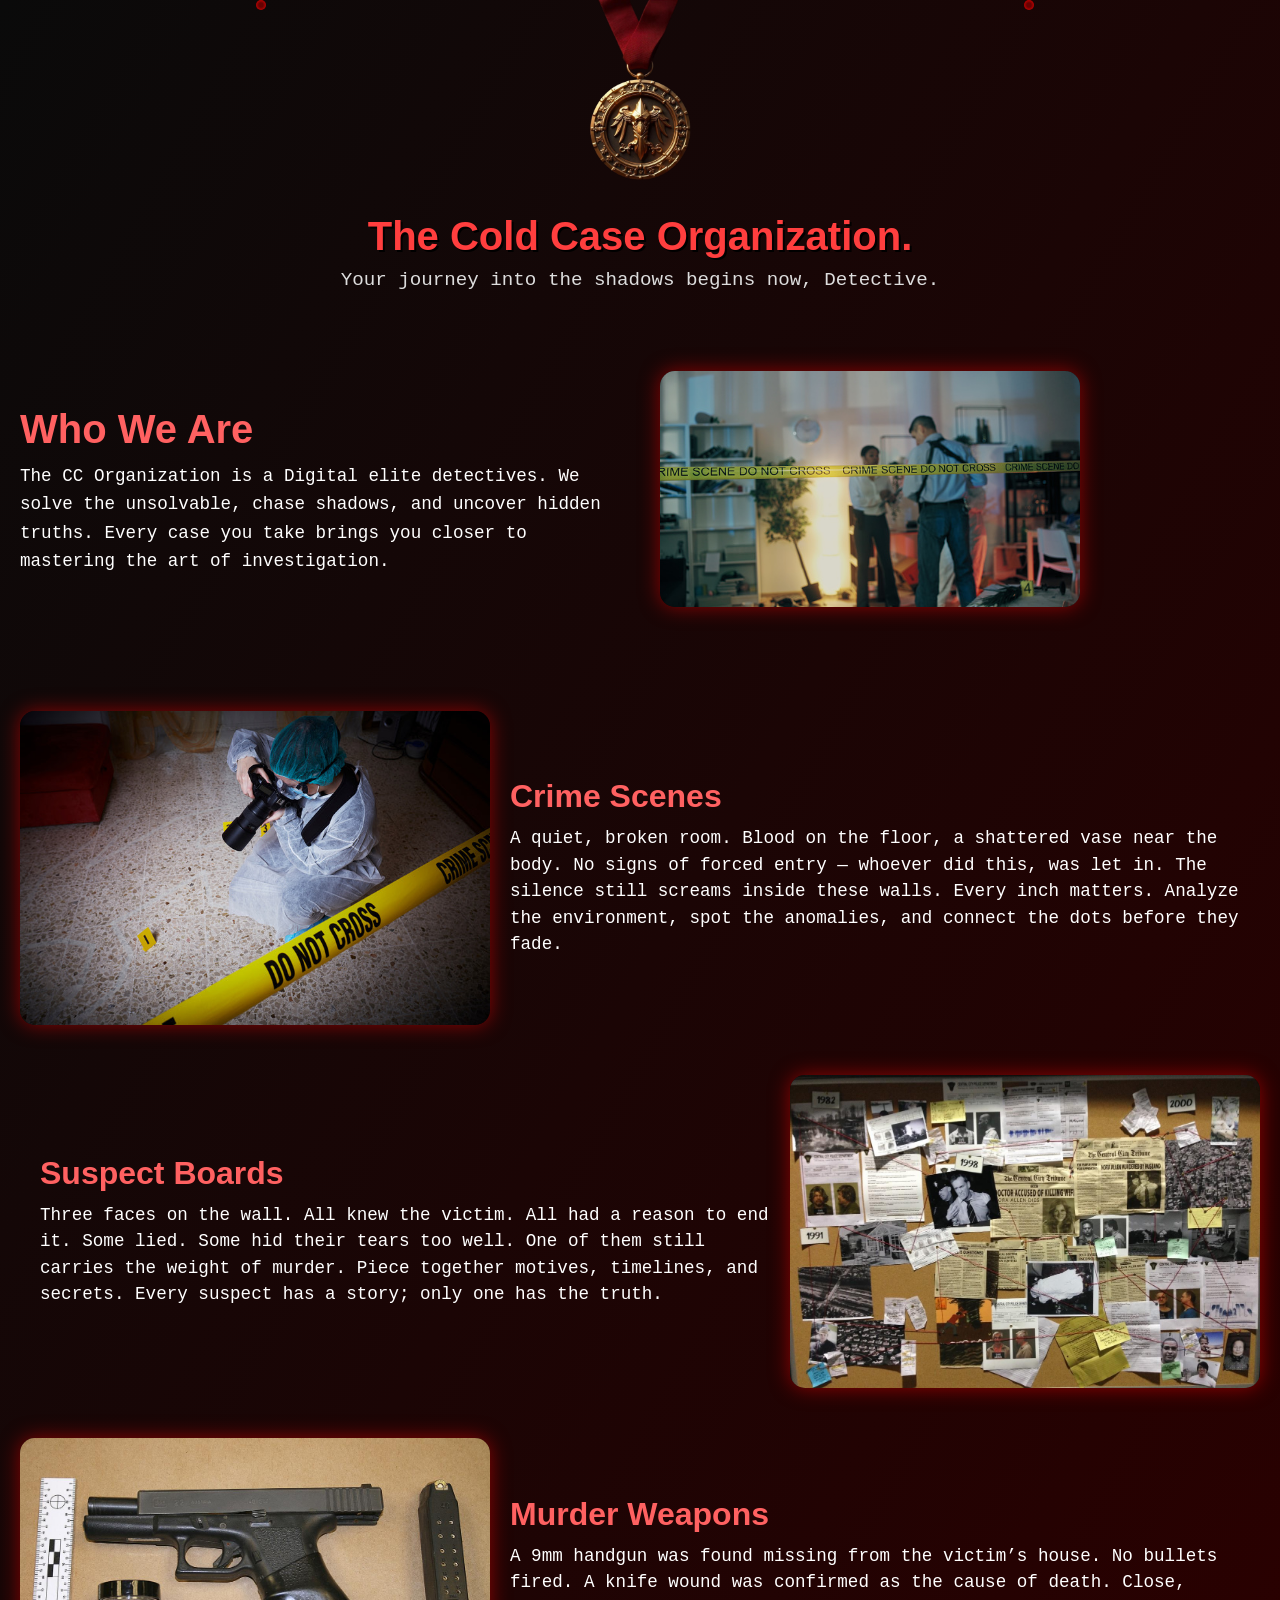
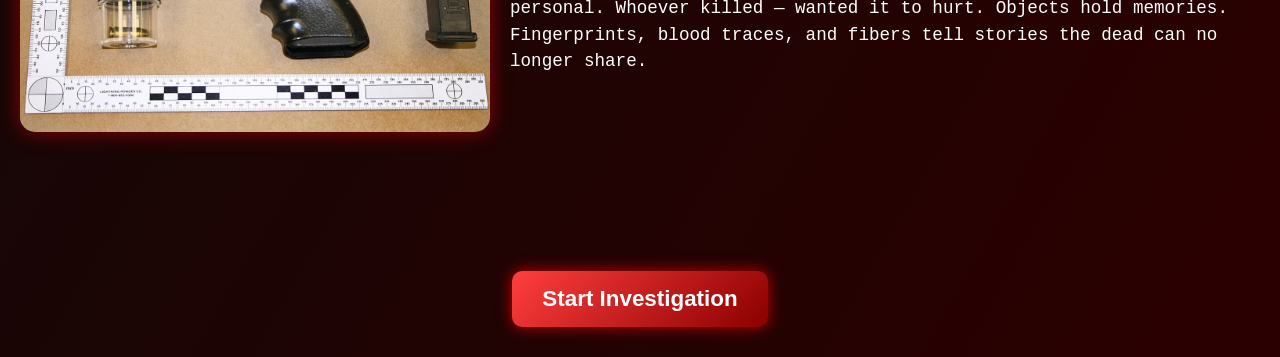
<file: index.html>
<!DOCTYPE html>
<html lang="en">
  <head>
    <meta name="viewport" content="width=device-width, initial-scale=1.0" />
    <meta charset="UTF-8" />
    <title>Welcome to CC Organization</title>
    <link rel="stylesheet" href="index-style.css" />
  </head>
  <body class="front-page">
    <div class="overlay"></div>
    <div class="blood-drip drip1"></div>
    <div class="blood-drip drip2"></div>

    <header class="main-header">
      <img src="assets/medal.png" alt="CC Organization Badge" class="badge" />
      <h1>The Cold Case Organization.</h1>
      <p>Your journey into the shadows begins now, Detective.</p>
    </header>

    <section class="intro-section">
      <div class="intro-text">
        <h2>Who We Are</h2>
        <p>
          The CC Organization is a Digital elite detectives. We solve the
          unsolvable, chase shadows, and uncover hidden truths. Every case you
          take brings you closer to mastering the art of investigation.
        </p>
      </div>
      <div class="intro-image">
        <img src="assets/cc_team.png" alt="Detective Team" />
      </div>
    </section>

    <section class="case-info-section">
      <div class="info-block">
        <img
          src="assets/crime_scene1.jpg"
          alt="Crime Scene"
          class="info-image"
        />
        <div class="info-text">
          <h2>Crime Scenes</h2>
          <p>
            A quiet, broken room. Blood on the floor, a shattered vase near the
            body. No signs of forced entry — whoever did this, was let in. The
            silence still screams inside these walls. Every inch matters.
            Analyze the environment, spot the anomalies, and connect the dots
            before they fade.
          </p>
        </div>
      </div>

      <div class="info-block reverse">
        <div class="info-text">
          <h2>Suspect Boards</h2>
          <p>
            Three faces on the wall. All knew the victim. All had a reason to
            end it. Some lied. Some hid their tears too well. One of them still
            carries the weight of murder. Piece together motives, timelines, and
            secrets. Every suspect has a story; only one has the truth.
          </p>
        </div>
        <img
          src="assets/suspect_board.jpg"
          alt="Suspect Board"
          class="info-image"
        />
      </div>

      <div class="info-block">
        <img
          src="assets/murder_weapon.jpg"
          alt="Murder Weapon"
          class="info-image"
        />
        <div class="info-text">
          <h2>Murder Weapons</h2>
          <p>
            A 9mm handgun was found missing from the victim’s house. No bullets
            fired. A knife wound was confirmed as the cause of death. Close,
            personal. Whoever killed — wanted it to hurt. Objects hold memories.
            Fingerprints, blood traces, and fibers tell stories the dead can no
            longer share.
          </p>
        </div>
      </div>
    </section>

    <section class="start-section">
      <a href="detective_name.html" class="start-button">Start Investigation</a>
    </section>
  </body>
</html>
</file>
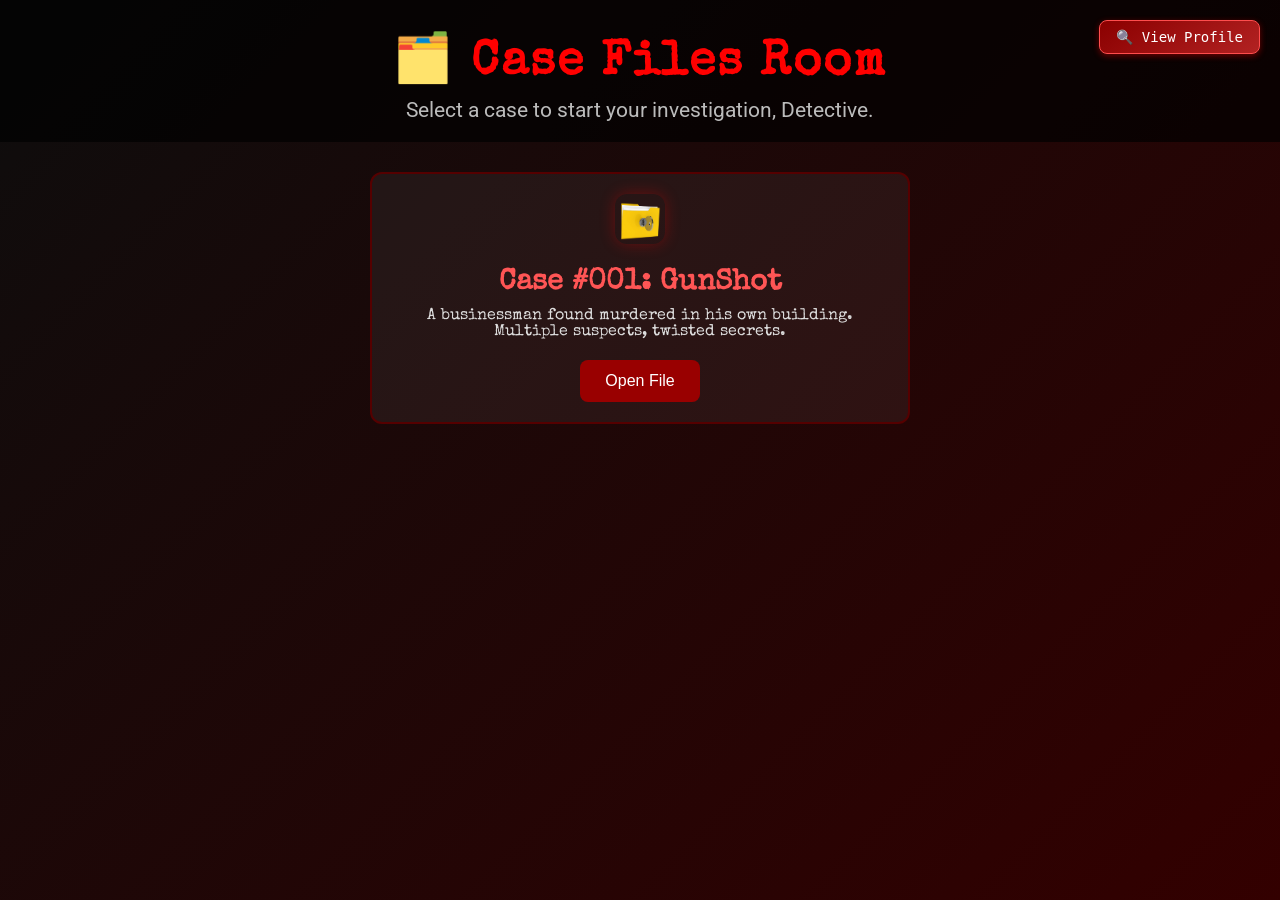
<file: case_selection.html>
<!DOCTYPE html>
<html lang="en">
  <head>
    <a href="profile.html" class="view-profile-button">🔍 View Profile</a>
    <meta charset="UTF-8" />
    <meta name="viewport" content="width=device-width, initial-scale=1.0" />
    <title>Case Selection - CC Organization</title>
    <link rel="stylesheet" href="selection-style.css" />
    <link
      href="https://fonts.googleapis.com/css2?family=Special+Elite&family=Roboto:wght@300;700&display=swap"
      rel="stylesheet"
    />
  </head>
  <body class="case-selection-body">
    <header class="case-selection-header">
      <h1>🗂️ Case Files Room</h1>
      <p>Select a case to start your investigation, Detective.</p>
    </header>

    <div class="case-grid">
      <div class="case-card">
        <img src="images/case-file.png" alt="Case File" class="case-image" />
        <h2>Case #001: GunShot</h2>
        <p>
          A businessman found murdered in his own building. Multiple suspects,
          twisted secrets.
        </p>
        <button onclick="startCase()">Open File</button>
      </div>

      <!-- Future cases can be added here easily -->
      <!-- <div class="case-card">...</div> -->
    </div>

    <script>
      function startCase() {
        window.location.href = "case_details.html";
      }
    </script>
  </body>
</html>
</file>
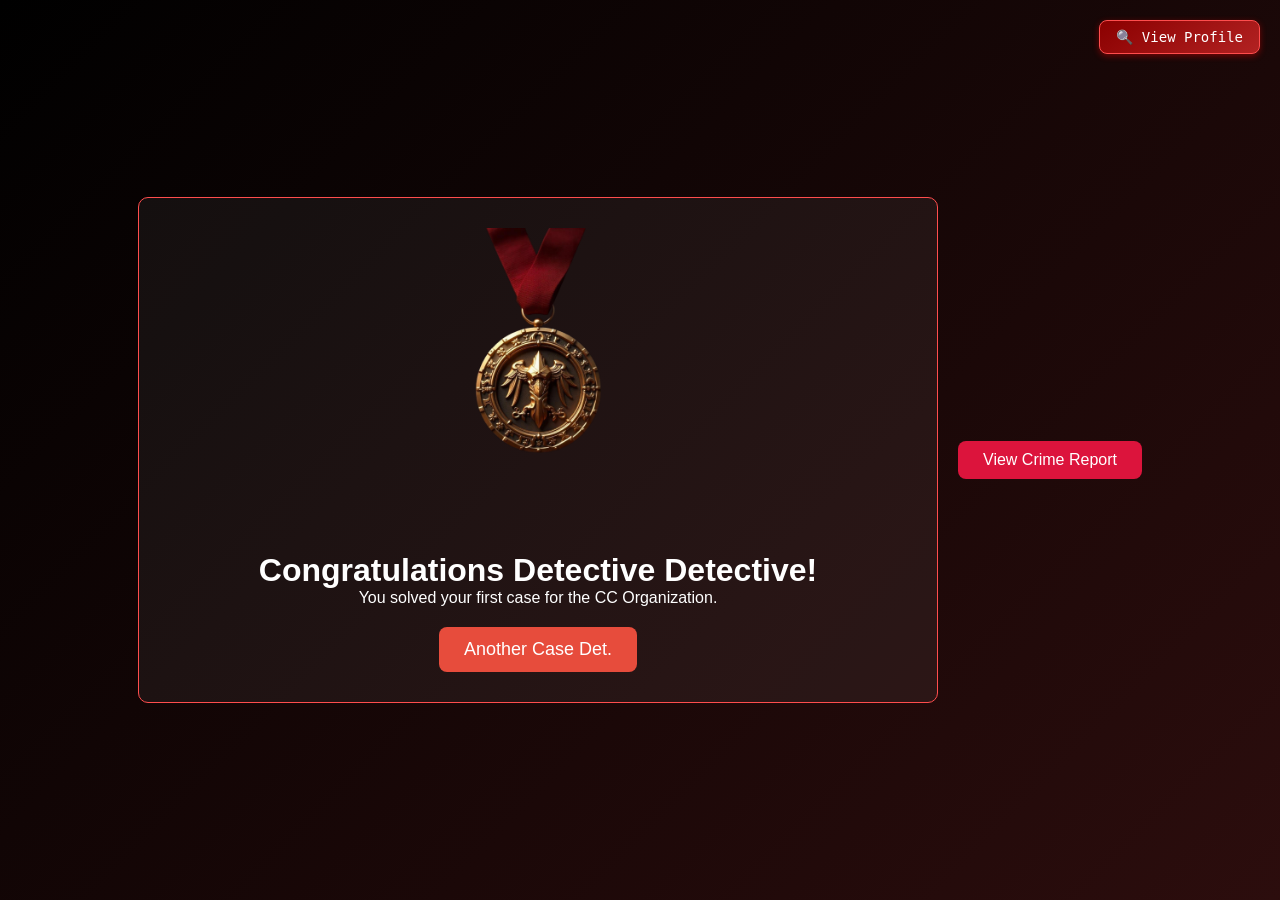
<file: case_solved.html>
<!DOCTYPE html>
<html lang="en">
  <head>
    <a href="profile.html" class="view-profile-button">🔍 View Profile</a>
    <meta charset="UTF-8" />
    <meta name="viewport" content="width=device-width, initial-scale=1" />
    <title>Case Solved! | CC Organization</title>
    <link rel="stylesheet" href="det.style.css" />
    <style>
      /* Crime Report Popup */
      .popup-overlay {
        display: none;
        position: fixed;
        top: 0;
        left: 0;
        width: 100%;
        height: 100%;
        background: rgba(10, 10, 10, 0.85);
        z-index: 999;
        justify-content: center;
        align-items: center;
        animation: fadeIn 0.3s ease;
      }

      .popup-content {
        background: #111;
        padding: 30px 20px;
        max-width: 90%;
        width: 400px;
        border-radius: 12px;
        box-shadow: 0 0 25px rgba(255, 0, 0, 0.4);
        position: relative;
        color: #fff;
        font-family: "Segoe UI", sans-serif;
        animation: scaleUp 0.3s ease;
      }

      .popup-content h2 {
        margin-bottom: 20px;
        font-size: 22px;
        color: crimson;
      }

      .report-list {
        list-style: none;
        padding: 0;
      }

      .report-list li {
        margin-bottom: 10px;
        font-size: 15px;
        border-left: 3px solid crimson;
        padding-left: 10px;
      }

      .close-btn {
        position: absolute;
        top: 10px;
        right: 12px;
        font-size: 18px;
        background: transparent;
        color: crimson;
        border: none;
        cursor: pointer;
        transition: transform 0.2s ease;
      }

      .close-btn:hover {
        transform: scale(1.2);
      }
    </style>
  </head>
  <body class="solved-body">
    <div class="solved-container">
      <img src="assets/medal.png" class="medal" alt="Medal" />
      <h1>Congratulations Detective <span id="final-name"></span>!</h1>
      <p>You solved your first case for the CC Organization.</p>
      <button
        onclick="window.location.href='case_selection.html'"
        class="another-case-btn"
      >
        Another Case Det.
      </button>
    </div>

    <div id="crimeReportPopup" class="popup-overlay">
      <div class="popup-content">
        <button class="close-btn" onclick="closeCrimeReport()">✕</button>
        <h2>Crime Report</h2>
        <ul class="report-list">
          <li>
            <strong>Motive:</strong> Financial debt and jealousy towards
            victim's success.
          </li>
          <li>
            <strong>Method:</strong> Blunt force trauma using a broken vase
            found at the crime scene.
          </li>
          <li>
            <strong>Entry:</strong> No forced entry — indicates victim trusted
            the attacker.
          </li>
          <li>
            <strong>Evidence:</strong> Dean Walton's fingerprints found on the
            murder weapon (vase).
          </li>
          <li>
            <strong>Forensics:</strong> Hair sample under victim's nails matched
            Dean Walton's DNA.
          </li>
          <li>
            <strong>Timeline:</strong> Dean’s alibi had unexplained gaps during
            the time of death.
          </li>
        </ul>
      </div>
    </div>
    <button class="report-btn" onclick="openCrimeReport()">
      View Crime Report
    </button>

    <script>
      document.addEventListener("DOMContentLoaded", () => {
        document.getElementById("final-name").innerText =
          localStorage.getItem("detectiveName") || "Detective";
      });

      function openCrimeReport() {
        document.getElementById("crimeReportPopup").style.display = "flex";
      }

      function closeCrimeReport() {
        document.getElementById("crimeReportPopup").style.display = "none";
      }
    </script>
  </body>
</html>
</file>
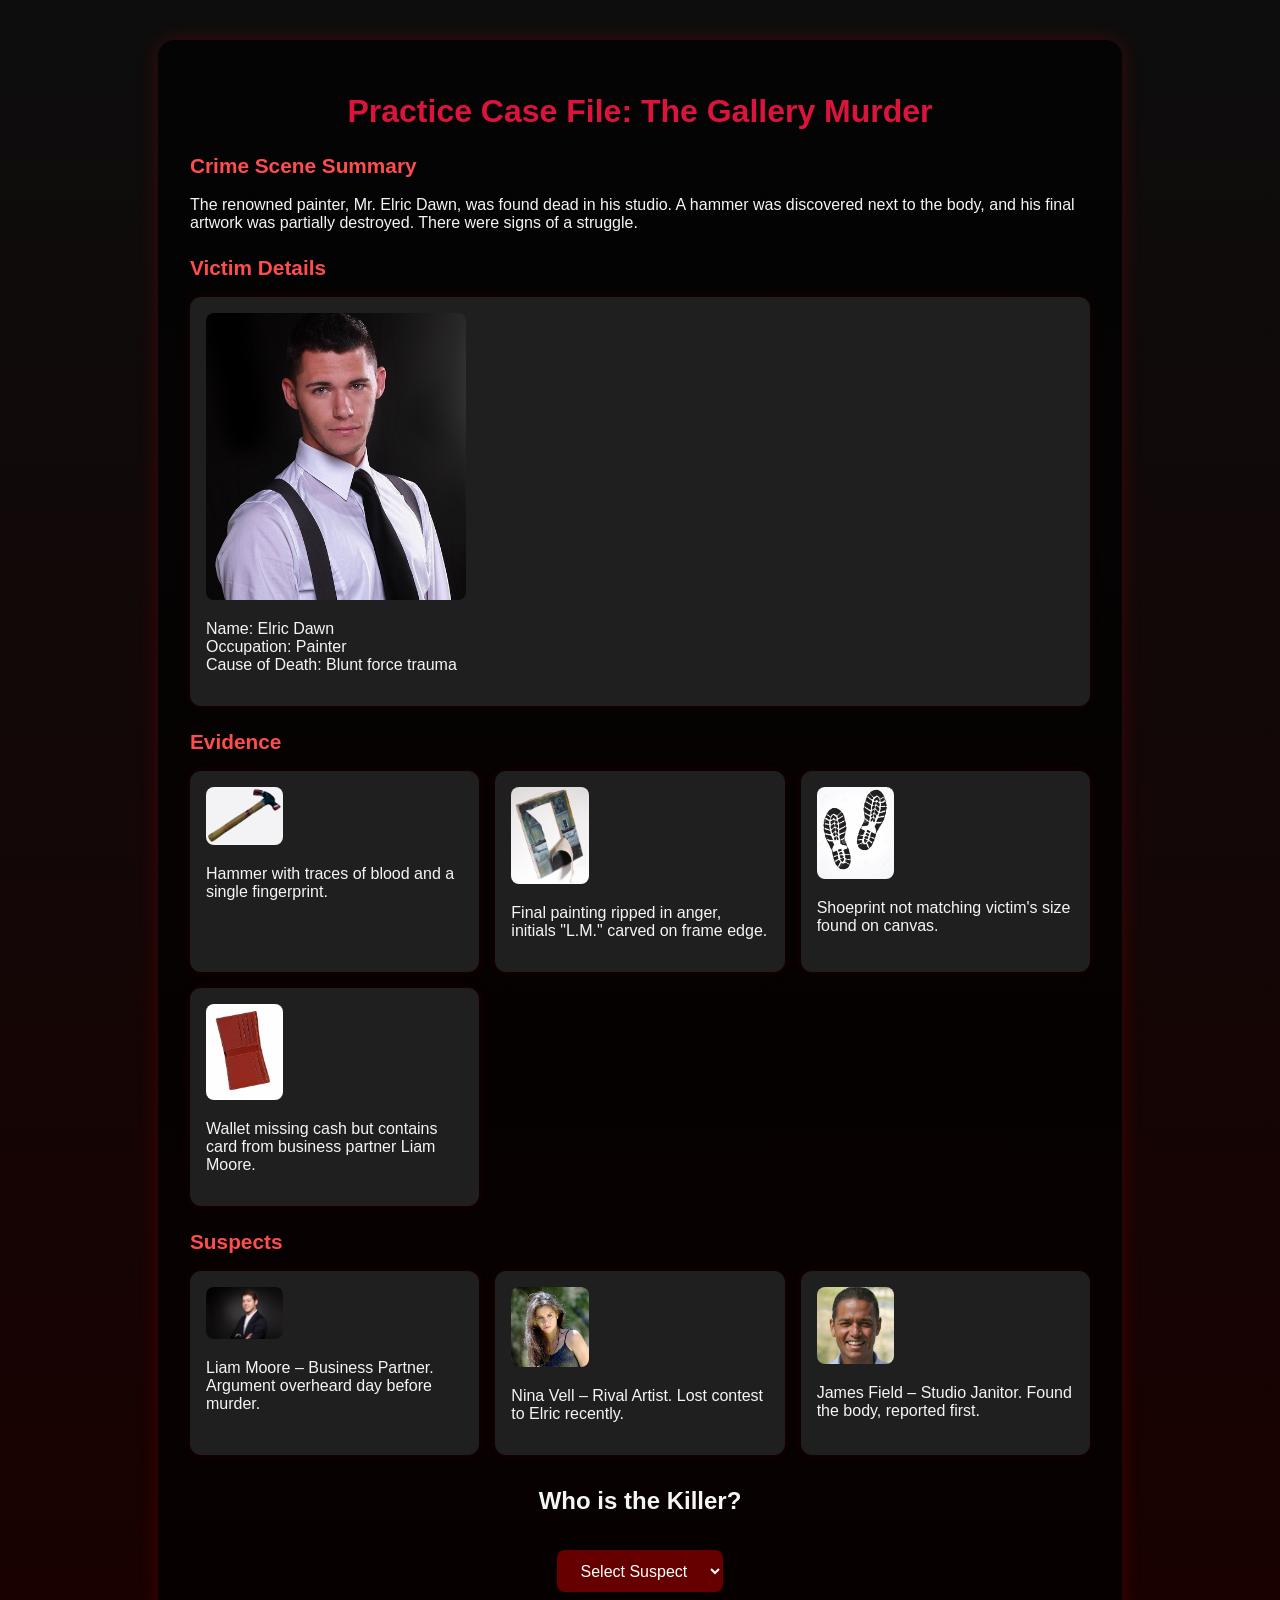
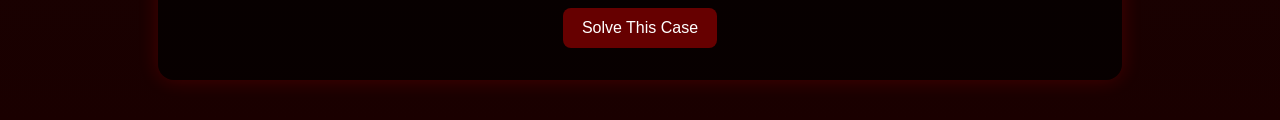
<file: pratice_case.html>
<!DOCTYPE html>
<html lang="en">
  <head>
    <meta charset="UTF-8" />
    <meta name="viewport" content="width=device-width, initial-scale=1.0" />
    <title>Practice Case - CC Organization</title>
    <link rel="stylesheet" href="style.css" />
    <style>
      body {
        background: linear-gradient(#0d0d0d, #1a0000);
        color: #f5f5f5;
        font-family: "Segoe UI", sans-serif;
        padding: 2rem;
      }
      .container {
        max-width: 900px;
        margin: auto;
        background: rgba(0, 0, 0, 0.7);
        padding: 2rem;
        border-radius: 1rem;
        box-shadow: 0 0 20px rgba(255, 0, 0, 0.2);
      }
      h1 {
        text-align: center;
        color: crimson;
        font-size: 2rem;
        margin-bottom: 1rem;
      }
      .section {
        margin: 1.5rem 0;
      }
      .section h2 {
        color: #ff4d4d;
        font-size: 1.3rem;
      }
      .evidence-list,
      .suspects {
        display: grid;
        grid-template-columns: repeat(auto-fit, minmax(220px, 1fr));
        gap: 1rem;
      }
      .card {
        background: #1f1f1f;
        padding: 1rem;
        border-radius: 0.7rem;
        box-shadow: 0 0 10px rgba(255, 0, 0, 0.1);
      }
      .card img {
        width: 30%;
        border-radius: 0.5rem;
      }
      .answer-form {
        text-align: center;
        margin-top: 2rem;
      }
      .answer-form select,
      .answer-form button {
        padding: 0.7rem 1.2rem;
        font-size: 1rem;
        margin-top: 1rem;
        background: #660000;
        color: white;
        border: none;
        border-radius: 0.5rem;
        cursor: pointer;
      }
      .popup {
        position: fixed;
        top: 50%;
        left: 50%;
        transform: translate(-50%, -50%) scale(0);
        background: #111;
        color: white;
        padding: 2rem;
        border: 2px solid crimson;
        border-radius: 1rem;
        z-index: 1000;
        transition: 0.3s ease-in-out;
      }
      .popup.active {
        transform: translate(-50%, -50%) scale(1);
      }
    </style>
  </head>
  <body>
    <div class="container">
      <h1>Practice Case File: The Gallery Murder</h1>

      <div class="section">
        <h2>Crime Scene Summary</h2>
        <p>
          The renowned painter, Mr. Elric Dawn, was found dead in his studio. A
          hammer was discovered next to the body, and his final artwork was
          partially destroyed. There were signs of a struggle.
        </p>
      </div>

      <div class="section">
        <h2>Victim Details</h2>
        <div class="card">
          <img src="assets/victim_elric.png" alt="Elric Dawn" />
          <p>
            Name: Elric Dawn<br />Occupation: Painter<br />Cause of Death: Blunt
            force trauma
          </p>
        </div>
      </div>

      <div class="section">
        <h2>Evidence</h2>
        <div class="evidence-list">
          <div class="card">
            <img src="assets/hammer_blood.png" alt="Bloody Hammer" />
            <p>Hammer with traces of blood and a single fingerprint.</p>
          </div>
          <div class="card">
            <img src="assets/torn_painting.png" alt="Torn Painting" />
            <p>
              Final painting ripped in anger, initials "L.M." carved on frame
              edge.
            </p>
          </div>
          <div class="card">
            <img src="assets/shoeprint.png" alt="Shoeprint" />
            <p>Shoeprint not matching victim's size found on canvas.</p>
          </div>
          <div class="card">
            <img src="assets/open_wallet.png" alt="Open Wallet" />
            <p>
              Wallet missing cash but contains card from business partner Liam
              Moore.
            </p>
          </div>
        </div>
      </div>

      <div class="section">
        <h2>Suspects</h2>
        <div class="suspects">
          <div class="card">
            <img src="assets/liam_moore.png" alt="Liam Moore" />
            <p>
              Liam Moore – Business Partner. Argument overheard day before
              murder.
            </p>
          </div>
          <div class="card">
            <img src="assets/nina_artist.png" alt="Nina" />
            <p>Nina Vell – Rival Artist. Lost contest to Elric recently.</p>
          </div>
          <div class="card">
            <img src="assets/james_janitor.png" alt="James" />
            <p>James Field – Studio Janitor. Found the body, reported first.</p>
          </div>
        </div>
      </div>

      <div class="answer-form">
        <h2>Who is the Killer?</h2>
        <select id="suspectSelect">
          <option value="">Select Suspect</option>
          <option value="Liam Moore">Liam Moore</option>
          <option value="Nina Vell">Nina Vell</option>
          <option value="James Field">James Field</option></select
        ><br />
        <button onclick="checkAnswer()">Solve This Case</button>
      </div>

      <div class="popup" id="popup">
        <h2>Congratulations!</h2>
        <p>
          You cracked your first case! You're ready for real investigations.
        </p>
        <button onclick="goToRealCase()">Real Case</button>
      </div>
    </div>

    <script>
      function checkAnswer() {
        const suspect = document.getElementById("suspectSelect").value;
        if (suspect === "Liam Moore") {
          document.getElementById("popup").classList.add("active");
        } else {
          alert(
            "Not quite. Look again at the evidence and find the real motive."
          );
        }
      }

      function goToRealCase() {
        window.location.href = "case_selection.html";
      }
    </script>
  </body>
</html>
</file>
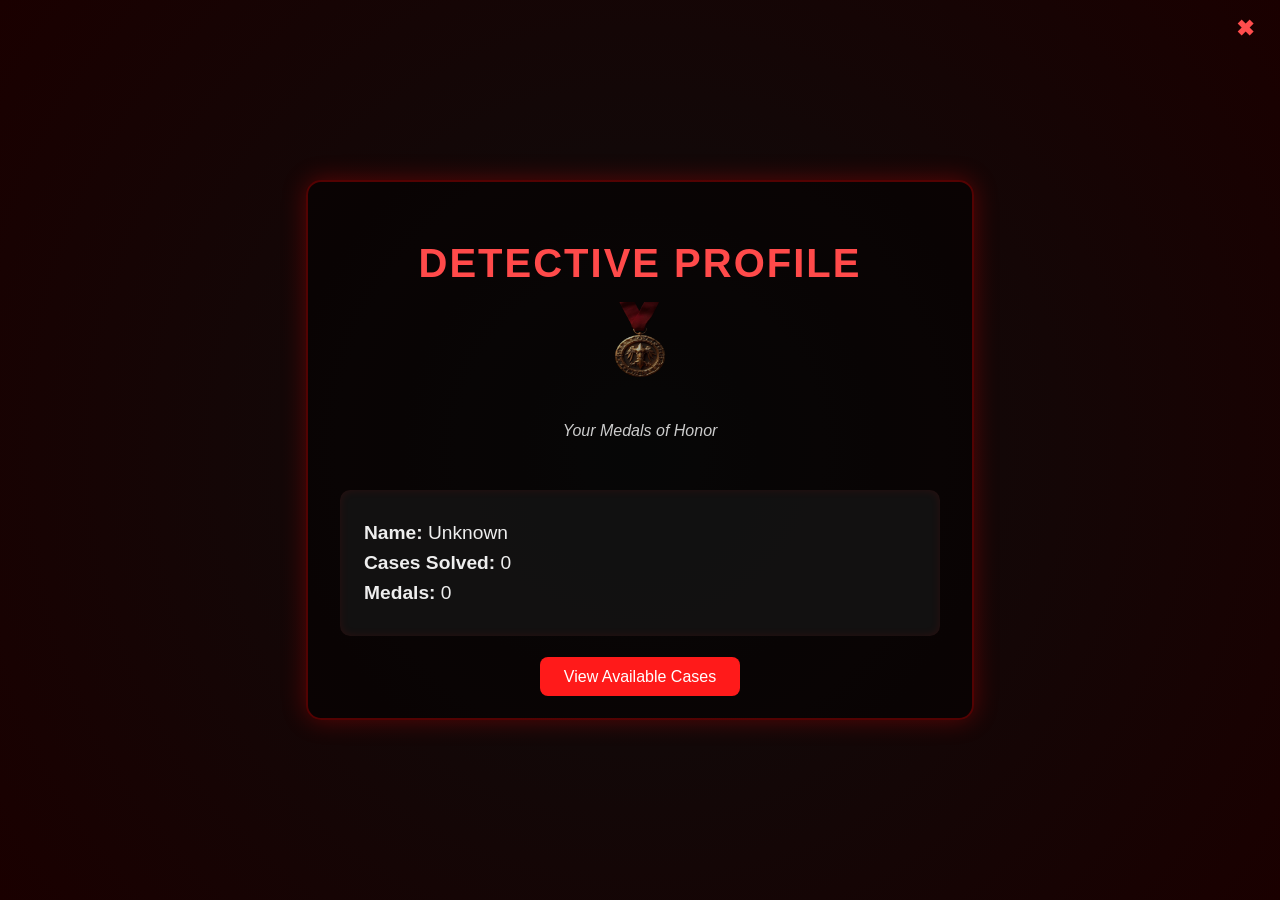
<file: profile.html>
<!DOCTYPE html>
<html lang="en">
  <head>
    <meta charset="UTF-8" />
    <meta name="viewport" content="width=device-width, initial-scale=1.0" />
    <title>Detective Profile</title>
    <link rel="stylesheet" href="style.css" />
    <style>
      body.profile-body {
        margin: 0;
        font-family: "Segoe UI", Tahoma, Geneva, Verdana, sans-serif;
        background: radial-gradient(circle, #0d0d0d, #1a0000);
        color: #fff;
        display: flex;
        flex-direction: column;
        align-items: center;
        justify-content: center;
        min-height: 100vh;
        overflow-x: hidden;
      }

      .profile-container {
        text-align: center;
        padding: 2rem;
        max-width: 600px;
        width: 90%;
        border: 2px solid rgba(255, 0, 0, 0.3);
        border-radius: 15px;
        background: rgba(0, 0, 0, 0.5);
        box-shadow: 0 0 25px rgba(255, 0, 0, 0.3);
        position: relative;
      }

      .profile-container h1 {
        font-size: 2.5rem;
        margin-bottom: 1rem;
        text-transform: uppercase;
        letter-spacing: 2px;
        color: #ff4a4a;
      }

      .profile-card {
        font-size: 1.2rem;
        text-align: left;
        background: rgba(20, 20, 20, 0.8);
        border-radius: 10px;
        padding: 1.5rem;
        margin-bottom: 2rem;
        box-shadow: inset 0 0 10px rgba(255, 0, 0, 0.1);
      }

      .profile-card p {
        margin: 0.5rem 0;
        color: #eee;
      }

      .btn {
        padding: 0.7rem 1.5rem;
        font-size: 1rem;
        background-color: #ff1a1a;
        border: none;
        border-radius: 8px;
        color: white;
        cursor: pointer;
        text-decoration: none;
        transition: all 0.3s ease;
      }

      .btn:hover {
        background-color: #cc0000;
        transform: scale(1.05);
      }

      .medal-icon {
        width: 60px;
        height: 100px;
        margin: 0 auto 1rem;
        animation: spin 6s linear infinite;
        opacity: 0.7;
      }

      @keyframes spin {
        0% {
          transform: rotateY(0deg);
        }
        100% {
          transform: rotateY(360deg);
        }
      }

      .medal-label {
        font-size: 1rem;
        font-style: italic;
        color: #ccc;
        margin-bottom: 50px;
      }

      #profile-container {
        position: relative;
        width: 90%;
        max-width: 500px;
        margin: 80px auto;
        padding: 30px;
        background: #111;
        border-radius: 12px;
        box-shadow: 0 0 20px rgba(255, 0, 0, 0.3);
        color: #fff;
        transition: opacity 0.4s ease, transform 0.4s ease;
      }

      #profile-container.fade-out {
        opacity: 0;
        transform: scale(0.9);
      }

      #close-btn {
        position: absolute;
        top: 15px;
        right: 20px;
        background: none;
        color: #ff4d4d;
        border: none;
        font-size: 22px;
        font-weight: bold;
        cursor: pointer;
        z-index: 999;
      }
      #close-btn:hover {
        color: white;
      }
    </style>
  </head>
  <button id="close-btn">✖</button>
  <body class="profile-body">
    <div class="profile-container">
      <h1>Detective Profile</h1>
      <img src="assets/medal.png" alt="Medal" class="medal-icon" />
      <div class="medal-label">Your Medals of Honor</div>
      <div class="profile-card">
        <p><strong>Name:</strong> <span id="detectiveName"></span></p>
        <p><strong>Cases Solved:</strong> <span id="solvedCases"></span></p>
        <p><strong>Medals:</strong> <span id="medalCount"></span></p>
      </div>
      <a href="case_selection.html" class="btn">View Available Cases</a>
    </div>

    <script>
      // Load user data from localStorage
      document.getElementById("detectiveName").textContent =
        localStorage.getItem("detectiveName") || "Unknown";
      document.getElementById("solvedCases").textContent =
        localStorage.getItem("solvedCases") || 0;
      document.getElementById("medalCount").textContent =
        localStorage.getItem("medalCount") || 0;

      document.getElementById("close-btn").addEventListener("click", () => {
        window.history.back(); // or use window.location.href = 'case_selection.html';
      });
    </script>
  </body>
</html>
</file>
<file: index-style.css>
/* General Reset */
* {
  margin: 0;
  padding: 0;
  box-sizing: border-box;
}

body.front-page {
  font-family: 'Poppins', sans-serif;
  color: #fff;
  background: linear-gradient(120deg, #0a0a0a, #2c0000);
  overflow-x: hidden;
  position: relative;
}

/* Background overlay animation */
.overlay {
  position: fixed;
  top: 0;
  left: 0;
  width: 100%;
  height: 100%;
  background: rgba(20, 0, 0, 0.5) darkred;
  pointer-events: none;
  z-index: 1;
}

/* Header Section */
.main-header {
  text-align: center;
  padding: 80px 20px 30px;
  position: relative;
  z-index: 2;
  animation: fadeIn 2s ease forwards;
}

.badge {
  width: 120px;
  margin-bottom: 10px;
  margin-top: -80px;
}

.main-header h1 {
  font-size: 2.5rem;
  font-family: 'Segoe UI', Tahoma, Geneva, Verdana, sans-serif;
  font-weight: bold;
  margin-top: -40px;
  margin-bottom: 10px;
  color: #ff3e3e;
  text-shadow: 2px 2px #000;
}

.main-header p {
  font-size: 1.2rem;
  font-family: 'Courier New', Courier, monospace;
  color: #ddd;
}

/* Intro Section */
.intro-section {
  display: flex;
  align-items: center;
  justify-content: center;
  flex-wrap: wrap;
  padding: 50px 20px;
  gap: 40px;
  position: relative;
  z-index: 2;
}

.intro-text, .intro-image {
  flex: 1 1 300px;
}

.intro-text h2 {
  font-size: 2.5rem;
  margin-bottom: 10px;
  color: #ff6161;
}

.intro-text p {
  font-family:monospace;
  font-size: 1.1rem;
  line-height: 1.6;
}

.intro-image img {
  width: 70%;
  border-radius: 15px;
  box-shadow: 0 0 20px rgba(255, 0, 0, 0.5);
}

/* Case Info Sections */
.case-info-section {
  padding: 50px 20px;
  position: relative;
  z-index: 2;
}

.info-block {
  display: flex;
  align-items: center;
  margin-bottom: 50px;
  flex-wrap: wrap;
}

.info-image {
  flex: 1 1 100px;
  width: 30%;
  border-radius: 15px;
  box-shadow: 0 0 20px rgba(255, 0, 0, 0.5);
}

.info-text {
  flex: 1 1 400px;
  padding: 20px;
}

.info-text h2 {
  font-size: 2rem;
  margin-bottom: 10px;
  color: #ff6161;
}

.info-text p {
  font-family: monospace;
  font-size: 1.1rem;
  line-height: 1.5;
}

/* Start Investigation */
.start-section {
  text-align: center;
  margin: 60px 0 30px;
  position: relative;
  z-index: 2;
}

.start-button {
  display: inline-block;
  padding: 15px 30px;
  background: linear-gradient(135deg, #ff3e3e, #8b0000);
  color: white;
  font-size: 1.4rem;
  font-weight: bold;
  text-decoration: none;
  border-radius: 10px;
  box-shadow: 0 0 15px rgba(255, 0, 0, 0.7);
  transition: transform 0.3s ease, box-shadow 0.3s ease;
  margin-top: -50px;
}

.start-button:hover {
  transform: scale(1.1);
  box-shadow: 0 0 25px rgba(255, 0, 0, 1);
}

/* Animations */
@keyframes fadeIn {
  from { opacity: 0; transform: translateY(-30px); }
  to { opacity: 1; transform: translateY(0); }
}

/* Blood Drip Animation */
.blood-drip {
    position: fixed;
    width: 10px;
    height: 10px;
    background: radial-gradient(circle, #8b0000 30%, #ff0000 70%);
    border-radius: 50%;
    top: 0;
    z-index: 10;
    animation: drip 4s infinite ease-in;
    opacity: 0.7;
}

.drip1 {
    left: 20%;
    animation-delay: 0s;
}

.drip2 {
    left: 80%;
    animation-delay: 2s;
}

@keyframes drip {
    0% {
        top: -10px;
        opacity: 0.7;
    }
    50% {
        top: 400px;
        opacity: 0.5;
    }
    100% {
        top: 800px;
        opacity: 0;
    }
}
</file>
<file: selection-style.css>
/* --- General Reset --- */
* {
  margin: 0;
  padding: 0;
  box-sizing: border-box;
}

/* --- Body Style for Case Selection Page --- */
.case-selection-body {
  background: linear-gradient(135deg, #0d0d0d, #330000);
  color: #f5f5f5;
  font-family: 'Special Elite', 'Roboto', sans-serif;
  min-height: 100vh;
  display: flex;
  flex-direction: column;
}

/* --- Header --- */
.case-selection-header {
  text-align: center;
  padding: 30px 20px 20px;
  background: rgba(0, 0, 0, 0.7);
}

.case-selection-header h1 {
  font-size: 3rem;
  margin-bottom: 10px;
  color: #ff0000;
  letter-spacing: 2px;
}

.case-selection-header p {
  font-size: 1.3rem;
  color: #bbbbbb;
  font-family: 'Roboto', sans-serif;
}

/* --- Case Grid --- */
.case-grid {
  display: grid;
  grid-template-columns: repeat(auto-fit, minmax(320px, 1fr));
  gap: 20px;
  padding: 30px;
  max-width: 600px;
  max-height: 400px;
  margin: 0 auto;
}

/* --- Case Card --- */
.case-card {
  background: rgba(255, 255, 255, 0.05);
  border: 2px solid #550000;
  text-align: center;
  transition: transform 0.3s, background-color 0.3s;
  padding: 20px;
  border-radius: 12px;
}

.case-card:hover {
  background: rgba(255, 0, 0, 0.1);
  transform: translateY(-10px);
}

/* --- Case Image --- */
.case-image {
  width: 10%;
  margin-bottom: 20px;
  border-radius: 12px;
  box-shadow: 0 0 15px rgba(255, 0, 0, 0.3);
}

/* --- Case Title --- */
.case-card h2 {
  font-size: 1.8rem;
  color: #ff5555;
  margin-bottom: 10px;
}

/* --- Case Description --- */
.case-card p {
  font-size: 1rem;
  color: #dddddd;
  margin-bottom: 20px;
}

/* --- Button Style --- */
.case-card button {
  padding: 12px 25px;
  font-size: 1rem;
  background-color: #990000;
  border: none;
  color: #fff;
  border-radius: 8px;
  cursor: pointer;
  transition: background-color 0.3s, transform 0.2s;
}

.case-card button:hover {
  background-color: #cc0000;
  transform: scale(1.05);
}

.view-profile-button {
  position: absolute;
  top: 20px;
  right: 20px;
  padding: 8px 16px;
  background: linear-gradient(145deg, #8b0000, #b22222);
  color: #fff;
  font-family: monospace;
  font-size: 14px;
  border: 1.5px solid #ff4d4d;
  border-radius: 8px;
  text-decoration: none;
  cursor: pointer;
  box-shadow: 0 2px 6px rgba(255, 0, 0, 0.4);
  transition: all 0.2s ease-in-out;
  z-index: 999;
}

.view-profile-button:hover {
  background: linear-gradient(145deg, #b22222, #8b0000);
  color: #000;
  box-shadow: 0 0 10px rgba(255, 0, 0, 0.7);
  transform: scale(1.03);
}
</file>
<file: det.style.css>
/* Reset */
* { margin: 0; padding: 0; box-sizing: border-box; }

/* Body */
body {
  font-family: 'Poppins', sans-serif;
  background: linear-gradient(135deg, #000000, #2c0d0d);
  color: white;
  min-height: 100vh;
  display: flex;
  justify-content: center;
  align-items: center;
}

/* Container */
.container, .case-container, .details-container, .solved-container {
  text-align: center;
  padding: 30px;
  background: rgba(255, 255, 255, 0.05);
  border: 1px solid #ff4d4d;
  border-radius: 10px;
  width: 90%;
  max-width: 800px;
}

/* Inputs */
input[type="text"] {
  padding: 12px;
  width: 70%;
  font-size: 18px;
  margin-top: 20px;
  border-radius: 8px;
  border: 2px solid #ff4d4d;
  background-color: #333;
  color: white;
}

/* Buttons */
.start-btn, .case-btn, .solve-btn, .another-case-btn {
  margin-top: 20px;
  padding: 12px 25px;
  background-color: #e74c3c;
  border: none;
  border-radius: 8px;
  font-size: 18px;
  color: white;
  cursor: pointer;
  transition: background 0.3s ease;
}

.start-btn:hover, .case-btn:hover, .solve-btn:hover, .another-case-btn:hover {
  background-color: #c0392b;
}

/* Info Box (Grid) */
.info-box {
  display: flex;
  margin-top: 30px;
  background-color: rgba(255, 255, 255, 0.05);
  padding: 20px;
  border-radius: 10px;
}

.info-box .left, .info-box .right {
  flex: 1;
  padding: 10px;
}

.info-box img {
  width: 100%;
  border-radius: 10px;
}

/* Medal Image */
.medal {
  width: 150px;
  margin-bottom: 20px;
}

/* Small text */
.small-text {
  display: block;
  font-size: 0.8rem;
  color: #bbb;
  margin-top: 8px;
}

/* Report button */
.report-btn {
  margin-top: 20px;
  margin-left: 20px;
  padding: 10px 25px;
  font-size: 16px;
  border: none;
  background: crimson;
  color: #fff;
  border-radius: 8px;
  cursor: pointer;
  transition: background 0.3s ease;
}

.report-btn:hover {
  background: #c00;
}

/* Animations */
@keyframes fadeIn {
  from { opacity: 0; }
  to { opacity: 1; }
}

@keyframes scaleUp {
  from { transform: scale(0.8); opacity: 0; }
  to { transform: scale(1); opacity: 1; }
}


.view-profile-button {
  position: absolute;
  top: 20px;
  right: 20px;
  padding: 8px 16px;
  background: linear-gradient(145deg, #8b0000, #b22222);
  color: #fff;
  font-family: monospace;
  font-size: 14px;
  border: 1.5px solid #ff4d4d;
  border-radius: 8px;
  text-decoration: none;
  cursor: pointer;
  box-shadow: 0 2px 6px rgba(255, 0, 0, 0.4);
  transition: all 0.2s ease-in-out;
  z-index: 999;
}

.view-profile-button:hover {
  background: linear-gradient(145deg, #b22222, #8b0000);
  color: #000;
  box-shadow: 0 0 10px rgba(255, 0, 0, 0.7);
  transform: scale(1.03);
}
</file>
<file: style.css>
/* ====== Welcome / Home Page Styles ====== */
.welcome-body {
  background: linear-gradient(135deg, #0b0000, #2d0000);
  min-height: 100vh;
  display: flex;
  justify-content: center;
  align-items: center;
  padding: 20px;
  color: #fff;
}

.welcome-container {
  background: rgba(0, 0, 0, 0.85);
  padding: 40px;
  border-radius: 20px;
  box-shadow: 0 0 25px rgba(255, 0, 0, 0.5);
  max-width: 1200px;
  width: 100%;
  text-align: center;
  animation: fadeIn 1.5s ease;
}

.welcome-container h1 {
  font-family: Impact, Haettenschweiler, 'Arial Narrow Bold', sans-serif;
  font-size: 3.5rem;
  color: crimson;
  margin-bottom: 20px;
}

.welcome-container p {
  font-family: Arial, Helvetica, sans-serif;
  color: #ccc;
  font-size: 1.2rem;
  margin-bottom: 30px;
  line-height: 1.6;
}

.intro-image {
  width: 90%;
  max-width: 100px;
  border-radius: 10px;
  margin: 20px 0;
  box-shadow: 0 0 15px rgba(255, 0, 0, 0.5);
}

.info-section {
  display: flex;
  flex-wrap: wrap;
  justify-content: center;
  margin: 30px 0;
  gap: 20px;
}

.info-box {
  background: rgba(255, 0, 0, 0.1);
  padding: 20px;
  border-radius: 15px;
  width: 250px;
  text-align: center;
  transition: 0.3s;
}

.info-box img {
  width: 100%;
  height: 180px;
  object-fit: cover;
  border-radius: 10px;
  margin-bottom: 10px;
  box-shadow: 0 0 10px rgba(255, 0, 0, 0.3);
}

.info-box p {
  color: #ddd;
  font-size: 1rem;
}

.info-box:hover {
  background: rgba(255, 0, 0, 0.2);
  transform: translateY(-5px);
}

.start-button {
  margin-top: 30px;
  padding: 15px 40px;
  background: linear-gradient(45deg, crimson, darkred);
  border: none;
  font-size: 1.5rem;
  color: white;
  border-radius: 20px;
  cursor: pointer;
  transition: 0.3s;
}

.start-button:hover {
  background: linear-gradient(45deg, #ff4b5c, #8b0000);
  transform: scale(1.1);
}

@keyframes fadeIn {
  0% { opacity: 0; transform: translateY(-30px); }
  100% { opacity: 1; transform: translateY(0); }
}


/* case details */
/* Info Box Updated */
.info-box {
  display: flex;
  align-items: center;
  justify-content: space-between;
  margin: 20px 0;
  background-color: rgba(255, 255, 255, 0.08);
  border-radius: 10px;
  overflow: hidden;
  box-shadow: 0px 0px 15px rgba(255, 77, 77, 0.3);
}

/* Info Box Images */
.info-box img {
  width: 100%;
  height: 100%;
  max-width: 300px;
  object-fit: cover;
  border-radius: 10px 0 0 10px;
}

/* Info Grid for Evidence */
.info-grid {
  display: grid;
  grid-template-columns: repeat(auto-fit, minmax(220px, 1fr));
  gap: 20px;
  margin: 20px 0;
}

/* Evidence Cards */
.evidence-card {
  background: rgba(255, 255, 255, 0.05);
  padding: 20px;
  border-radius: 10px;
  border: 1px solid #e74c3c;
  transition: transform 0.3s ease;
}

.evidence-card:hover {
  transform: scale(1.05);
}

/* Lists */

.right1 {
  color: white;
  font-family:system-ui, -apple-system, BlinkMacSystemFont, 'Segoe UI', Roboto, Oxygen, Ubuntu, Cantarell, 'Open Sans', 'Helvetica Neue', sans-serif;
  font-size: small;
}
.up{
  margin-left: 15px;
  margin-top: -10px;
}

.down{
  margin-top: -10px;
}
/* Solve Button */
.solve-btn {
  margin-top: 30px;
  padding: 15px 30px;
  background: #e74c3c;
  color: white;
  font-size: 20px;
  border: none;
  border-radius: 8px;
  cursor: pointer;
  transition: background 0.3s ease;
}

.solve-btn:hover {
  background: #c0392b;
}

/* Murder Weapon Section */
.weapon-box {
  display: flex;
  align-items: center;
  justify-content: space-between;
  margin: 20px 0;
  background-color: rgba(255, 0, 0, 0.05);
  border-radius: 10px;
  box-shadow: 0px 0px 15px rgba(255, 0, 0, 0.2);
  padding: 20px;
}

.weapon-box img {
  width: 100%;
  max-width: 300px;
  border-radius: 10px;
  object-fit: cover;
}

.weapon-box .right {
  padding-left: 20px;
}

.weapon-box h3 {
  color: #ff4d4d;
  margin-bottom: 10px;
}

.weapon-box p {
  color: #ccc;
  line-height: 1.6;
}

/* Badge bg */
/* Background Medal Watermark */
.case-details-container {
  position: relative;
  z-index: 1;
}

.case-details-container::before {
  content: "";
  position: fixed;
  top: 50%;
  left: 50%;
  width: 400px;
  height: 400px;
  transform: translate(-50%, -50%);
  background: url('images/medal.png') no-repeat center center;
  background-size: contain;
  opacity: 0.10;
  z-index: 0;
  pointer-events: none; /* So user can click through it */
}


/* Solve Case Section */
.solve-case-box {
  margin-top: 50px;
  background: rgba(255, 0, 0, 0.04);
  border: 1px solid rgba(255, 0, 0, 0.3);
  padding: 30px;
  border-radius: 10px;
  text-align: center;
  position: relative;
  z-index: 1;
  box-shadow: 0px 0px 10px rgba(255, 0, 0, 0.2);
}

.solve-case-box select {
  padding: 10px;
  width: 220px;
  border-radius: 5px;
  border: 1px solid #444;
  background-color: #111;
  color: #eee;
}

.solve-case-box button {
  margin-top: 20px;
  padding: 12px 25px;
  background-color: #ff1a1a;
  color: white;
  border: none;
  border-radius: 8px;
  font-size: 18px;
  cursor: pointer;
  transition: background 0.3s, transform 0.2s;
}

.solve-case-box button:hover {
  background-color: #cc0000;
  transform: scale(1.05);
}

.result-message {
  margin-top: 20px;
  font-size: 18px;
  font-style: italic;
}

.close-btn {
  position: absolute;
  top: 20px;
  right: 30px;
  font-size: 24px;
  color: #fff;
  text-decoration: none;
  background: #900;
  padding: 5px 10px;
  border-radius: 8px;
  box-shadow: 0 0 10px rgba(255, 0, 0, 0.6);
  transition: all 0.2s ease;
  z-index: 100;
}

.close-btn:hover {
  background: #ff0000;
  color: #000;
  box-shadow: 0 0 15px rgba(255, 0, 0, 0.9);
}
</file>
